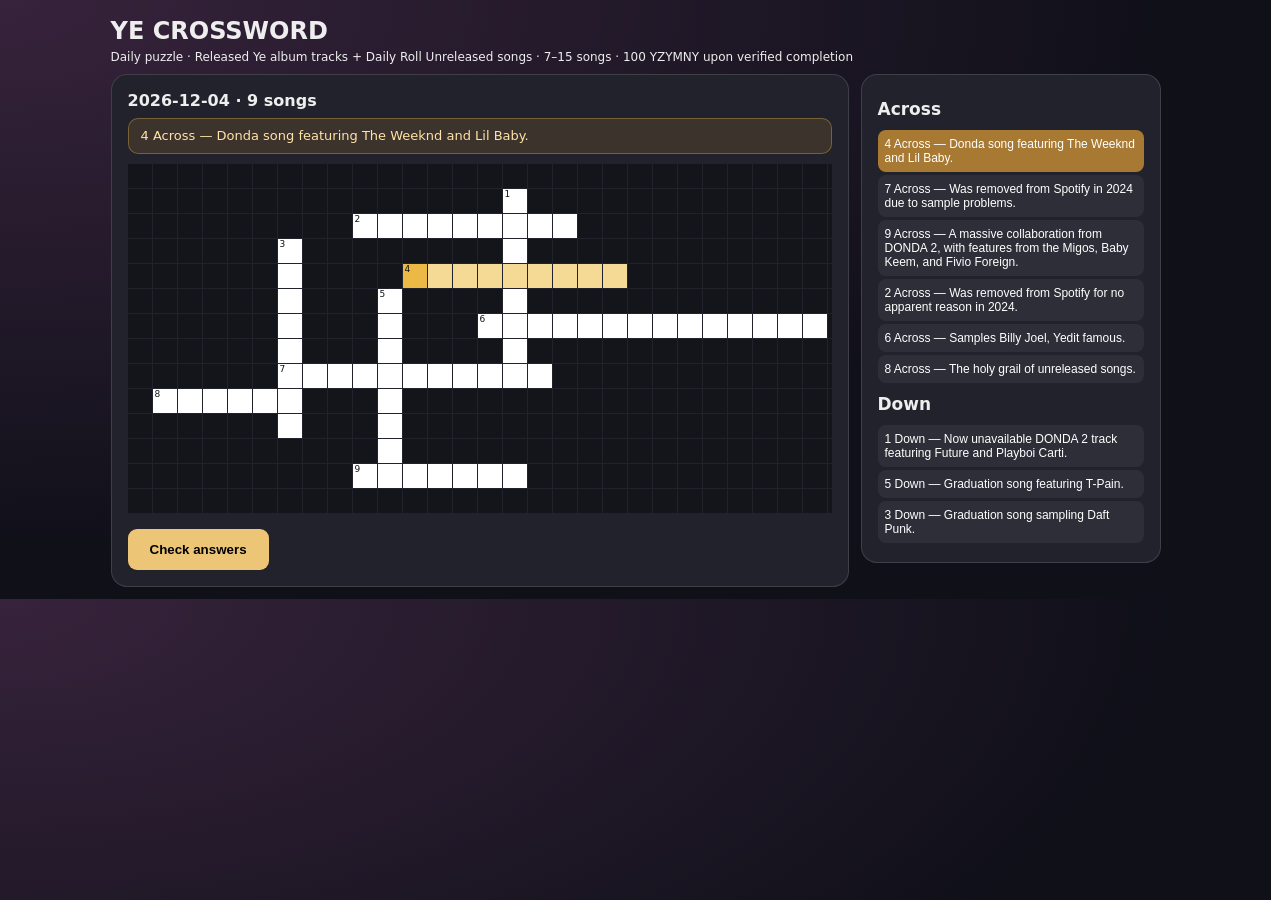
<file: ye-crossword.html>
<!doctype html><html lang="en"><meta charset="utf-8"><meta name="viewport" content="width=device-width,initial-scale=1"><title>Ye Crossword</title>
<style>body{background:radial-gradient(at top left,#37233c,#101019 65%);color:#eee;font:16px system-ui;margin:0}main{max-width:1050px;margin:auto;padding:12px}h1{font-size:27px;margin:5px 0}section{display:grid;grid-template-columns:minmax(0,1fr) 300px;gap:12px;align-items:start}.panel{background:#22222c;border:1px solid #ffffff22;border-radius:16px;padding:16px}#board{display:grid;gap:1px;margin:10px auto;width:max-content;max-width:100%;height:auto;max-height:none;aspect-ratio:auto;align-content:start;justify-content:start}.sq{position:relative;aspect-ratio:1;overflow:hidden;min-width:0;min-height:0;background:white;color:#111}.sq.empty{background:#14141b}.sq input{display:block;line-height:1;box-sizing:border-box;min-width:0!important;min-height:0!important;max-width:100%;max-height:100%;background:none;border:0;border-radius:0;width:100%;height:100%;padding:0;text-align:center;font-weight:800;font-size:clamp(11px,1.3vw,16px);outline:0;text-transform:uppercase}.sq.active{background:#f5da96}.sq.current{background:#edb946}.sq small{position:absolute;left:2px;top:0;font-size:8px;pointer-events:none}.clue{display:block;width:100%;text-align:left;background:#ffffff0e;border:0;color:white;border-radius:8px;padding:6px;margin:3px 0;cursor:pointer}.clue.active{background:#a77932}button#check{background:#edc577;border:0;padding:13px 22px;border-radius:9px;font-weight:800;cursor:pointer}#status{color:#f3cf87}@media(max-width:800px){section{grid-template-columns:1fr}#board{max-width:min(100%,420px)}}@media(max-width:700px){section{grid-template-columns:1fr}#board{max-width:100%}}.clue{font-size:12px;padding:7px;margin:3px 0}h2{font-size:17px;margin:8px 0}h1{margin:5px 0;font-size:24px}main>p{font-size:12px;margin:5px 0 10px}.sq small{font-size:8px}body{scrollbar-color:#555568 #14141b;scrollbar-width:thin}::-webkit-scrollbar{width:9px;height:9px}::-webkit-scrollbar-track{background:#14141b;border-radius:10px}::-webkit-scrollbar-thumb{background:#555568;border:2px solid #14141b;border-radius:12px}::-webkit-scrollbar-thumb:hover{background:#8b83a0}</style>
<style>#now{display:block;margin:8px 0 2px;padding:9px 12px;border-radius:10px;background:#a7793233;border:1px solid #edb94655;color:#ffe3a6;font-size:13px;min-height:1.2em}.panel{min-width:0}#board{overflow:auto;-webkit-overflow-scrolling:touch}.sq{transition:background .12s}.sq input{font-size:var(--fs,16px)!important;caret-color:transparent;cursor:pointer;color:#111;-webkit-text-fill-color:#111}.sq.bad{background:#f2a1a1!important}.sq small{font-size:9px}.clue{transition:background .12s}#across,#down{max-height:260px;overflow:auto;position:relative}.clue:focus-visible,#check:focus-visible{outline:2px solid #edb946}@media(max-width:800px){#across,#down{max-height:180px}}html{scrollbar-gutter:stable}</style><main><h1>YE CROSSWORD</h1><p>Daily puzzle · Released Ye album tracks + Daily Roll Unreleased songs · 7–15 songs · 100 YZYMNY upon verified completion</p><section><div class="panel"><strong id="meta"></strong><div id="now"></div><div id="board"></div><p id="status"></p><button id="check">Check answers</button> <button id="redeem" style="display:none;background:#d5a654;border:0;border-radius:9px;padding:13px 22px;font-weight:800;cursor:pointer">Redeem 100 YZYMNY</button></div><aside class="panel"><h2>Across</h2><div id="across"></div><h2>Down</h2><div id="down"></div></aside></section></main>
<script>
const tracks=[
["GOOD MORNING","Opening track on Graduation."],["HEARTLESS","Third track on 808s & Heartbreak."],["GOOD LIFE","Graduation song featuring T-Pain."],["BOUND 2","Closing track on Yeezus."],["RUNAWAY","My Beautiful Dark Twisted Fantasy track featuring Pusha T."],["STRONGER","Graduation song sampling Daft Punk."],["HURRICANE","Donda song featuring The Weeknd and Lil Baby."],["CARNIVAL","VULTURES 1 hit featuring Rich The Kid and Playboi Carti."],
["GOOD DONT DIE","Was removed from Spotify in 2024 due to sample problems."],["FIELD TRIP","Was removed from Spotify for no apparent reason in 2024."],["CAN U BE","The holy grail of unreleased songs."],["BITTERSWEET POETRY","Japanese exclusive song following Graduation."],["SEE ME NOW","Deluxe track for My Beautiful Dark Twisted Fantasy, unavailable on most streaming services."],["PABLO","Now unavailable DONDA 2 track featuring Future and Travis Scott."],["MR MIYAGI","Now unavailable DONDA 2 track featuring Future and Playboi Carti."],["WE DID IT","A massive collaboration from DONDA 2, with features from the Migos, Baby Keem, and Fivio Foreign."],
["SHOWTIME","A track from WAR that was later reused for BULLY."],["MR YE AND JESUS","A very controversial song from his unreleased album CUCK."],["SOUTH CAROLINA","An early version of a released song from Donda with a sample from his mother."],["HAPPY","A massive grail from the community that only has a 12 second snippet from a 2023 era."],["PUSSY COST MONEY","A highly anticipated song from the VULTURES era, rumored to be released soon by Ty Dolla $ign."],["ALL IN LOVE","A song stretching from WAR to VULTURES, played by Ty Dolla $ign on a Twitch stream."],["LIVING SO ITALIAN","The community holy grail, was recently leaked during a groupbuy."],["NEW BODY","A track that has been reworked for almost every album since Yandhi, unleaked versions feature Ice Spice."],["WE ARE YOUNG","The original version to fun.'s song from Watch The Throne."],["EVERYBODY","Most famous unreleased VULTURES track, as it is played by Ye at all of his shows."],["CASH TO BURN","A song coming from Yandhi, was reworked on Jesus Is King but never released."],["PAY PER VIEW","A famous unreleased track from VULTURES, features Project Pat."],["MITUS TOUCH","Features Rihanna, has heavy production from The Life Of Pablo, is unreleased."],["MELROSE","Famous track from VULTURES, was reworked for a potential BULLY release, but was removed from any tracklists after a tweet from Ye saying he was happy it wasnt on BULLY."],["AFTER YOU","Unreleased track from Yeezus 2, some versions feature Lauryn Hill and John Legend."],["YE ABOUT MINE","Unreleased VULTURES 2 track, has features from Rich The Kid and Takeoff."],["SEE ME AGAIN","His most famous unreleased song, dating back to Good Ass Job."],["MAMAS BOYFRIEND","Samples Billy Joel, Yedit famous."],["FLASHING LIGHTS 2","A version of an already released track from Graduation that is allegedly just the live production."]
];
const normalize=s=>s.toUpperCase().replace(/[^A-Z0-9]/g,"");
const day=new Intl.DateTimeFormat("en-CA",{timeZone:"America/New_York",year:"numeric",month:"2-digit",day:"2-digit"}).format(new Date());
let seed=2166136261;for(const c of day+"ye-crossword")seed=Math.imul(seed^c.charCodeAt(0),16777619)>>>0;
function random(){seed^=seed<<13;seed^=seed>>>17;seed^=seed<<5;return(seed>>>0)/4294967296}
// Daily rotation uses stable independent released/unreleased queues. Each queue
// advances by the day's quota, so adjacent dates draw different songs rather
// than reshuffling the same small pool from scratch.
const unreleasedTitles=new Set([
 'CAN U BE','SHOWTIME','MR YE AND JESUS','SOUTH CAROLINA','HAPPY',
 'PUSSY COST MONEY','ALL IN LOVE','LIVING SO ITALIAN','NEW BODY',
 'WE ARE YOUNG','EVERYBODY','CASH TO BURN','PAY PER VIEW',
 'MITUS TOUCH','MELROSE','AFTER YOU','YE ABOUT MINE',
 'SEE ME AGAIN','MAMAS BOYFRIEND','FLASHING LIGHTS 2'
]);
const released=tracks.filter(t=>!unreleasedTitles.has(t[0]));
const unreleased=tracks.filter(t=>unreleasedTitles.has(t[0]));
const dayIndex=Math.floor((Date.UTC(...day.split('-').map((v,i)=>i===1?Number(v)-1:Number(v)))-Date.UTC(2026,0,1))/86400000);
function stableShuffle(items,salt){
 let state=2166136261;
 for(const c of salt)state=Math.imul(state^c.charCodeAt(0),16777619)>>>0;
 function next(){state^=state<<13;state^=state>>>17;state^=state<<5;return(state>>>0)/4294967296}
 return items.map((t,i)=>({t,i,k:next()})).sort((a,b)=>a.k-b.k||a.i-b.i).map(x=>x.t);
}
const releasedQueue=stableShuffle(released,'ye-crossword-released-v2');
const unreleasedQueue=stableShuffle(unreleased,'ye-crossword-unreleased-v2');
const goal=9+Math.floor(random()*4),N=45,g=Array.from({length:N},()=>Array(N).fill("")),words=[];
// Six released and four unreleased are prioritized daily. Placement may
// occasionally need extra candidates for intersections.
const pickQueue=(queue,offset)=>Array.from({length:queue.length},(_,i)=>queue[((offset%queue.length)+queue.length+i)%queue.length]);
const releasedChoices=pickQueue(releasedQueue,dayIndex*8);
const unreleasedChoices=pickQueue(unreleasedQueue,dayIndex*2);
const pool=[];
for(let i=0;i<Math.max(releasedChoices.length,unreleasedChoices.length);i++){
 if(i<releasedChoices.length)pool.push(releasedChoices[i]);
 if(i<unreleasedChoices.length)pool.push(unreleasedChoices[i]);
}
function valid(w,x,y,d){const dx=d==="Across"?1:0,dy=1-dx;if(x<1||y<1||x+dx*(w.length-1)>=N-1||y+dy*(w.length-1)>=N-1)return -1;let hits=0;for(let i=0;i<w.length;i++){const xx=x+dx*i,yy=y+dy*i,v=g[yy][xx];if(v&&v!==w[i])return -1;if(v)hits++;else if((d==="Across"&&(g[yy-1][xx]||g[yy+1][xx]))||(d==="Down"&&(g[yy][xx-1]||g[yy][xx+1])))return -1}if(g[y-dy][x-dx]||g[y+dy*w.length][x+dx*w.length])return -1;return hits}
function add(t,x,y,d){const w=normalize(t[0]);for(let i=0;i<w.length;i++)g[y+(d==="Down"?i:0)][x+(d==="Across"?i:0)]=w[i];words.push({t,w,x,y,d})}
// Prefer the intended 60/40 mix when choosing intersections. We use a
// larger reserve of unique tracks if a chosen word cannot fit on the grid.
const desiredUnreleased=Math.min(3,Math.max(2,Math.round(goal*.22)));
const desiredReleased=goal-desiredUnreleased;
let usedReleased=0,usedUnreleased=0;
function placeCandidate(t){
 const w=normalize(t[0]),choices=[];
 for(let i=0;i<w.length;i++)for(const p of words)for(let j=0;j<p.w.length;j++){
  if(w[i]!==p.w[j])continue;
  const d=p.d==="Across"?"Down":"Across";
  const x=p.x+(p.d==="Across"?j:0)-(d==="Across"?i:0);
  const y=p.y+(p.d==="Down"?j:0)-(d==="Down"?i:0);
  const score=valid(w,x,y,d);
  if(score>0)choices.push({x,y,d,score:score+random()/2});
 }
 choices.sort((a,b)=>b.score-a.score);
 if(!choices.length)return false;
 add(t,choices[0].x,choices[0].y,choices[0].d);
 return true;
}
const first=releasedChoices[0];
add(first,Math.floor((N-normalize(first[0]).length)/2),22,"Across");
usedReleased++;
// Fill the released quota first, then unreleased; never exceed the 30%
// unreleased ceiling just to fill a crossword with easy intersections.
for(const t of releasedChoices.slice(1)){
 if(usedReleased>=desiredReleased)break;
 if(placeCandidate(t))usedReleased++;
}
for(const t of unreleasedChoices){
 if(usedUnreleased>=desiredUnreleased)break;
 if(placeCandidate(t))usedUnreleased++;
}
// If an unreleased candidate cannot fit, substitute another released song.
// This keeps the released share at or above 70% instead of falling back to
// mostly unreleased words.
if(words.length<goal){
 for(const t of releasedChoices.slice(1)){
  if(words.length>=goal)break;
  if(words.some(p=>p.t[0]===t[0]))continue;
  if(placeCandidate(t))usedReleased++;
 }
}
const minX=Math.min(...words.map(p=>p.x))-1,maxX=Math.max(...words.map(p=>p.x+(p.d==="Across"?p.w.length-1:0)))+1,minY=Math.min(...words.map(p=>p.y))-1,maxY=Math.max(...words.map(p=>p.y+(p.d==="Down"?p.w.length-1:0)))+1;
const board=document.getElementById("board");const cols=maxX-minX+1,rows=maxY-minY+1;
function layout(){const avail=Math.max(200,(board.parentElement.clientWidth||360)-34);const cs=Math.max(22,Math.min(36,Math.floor(avail/cols)));board.style.gridTemplateColumns=`repeat(${cols},${cs}px)`;board.style.gridTemplateRows=`repeat(${rows},${cs}px)`;board.style.setProperty("--fs",Math.round(cs*.56)+"px")}
const starts=[...new Set(words.map(p=>p.y+","+p.x))].sort((a,b)=>{const [ay,ax]=a.split(",").map(Number),[by,bx]=b.split(",").map(Number);return ay-by||ax-bx});words.forEach(p=>p.n=starts.indexOf(p.y+","+p.x)+1);
const id=(x,y)=>x+","+y;let saved={};try{saved=JSON.parse(localStorage.getItem("ye-crossword-"+day)||"{}")}catch{}
const store=()=>{try{localStorage.setItem("ye-crossword-"+day,JSON.stringify(saved))}catch{}};
const cells=new Map();let selected=words[0],dir=selected.d,cur=null,wasCur=false,auto=false;
const nowEl=document.getElementById("now");
function contains(p,x,y){return p.d==="Across"?y===p.y&&x>=p.x&&x<p.x+p.w.length:x===p.x&&y>=p.y&&y<p.y+p.w.length}
const inp=(x,y)=>cells.get(id(x,y))?.querySelector("input");
const wordCells=p=>Array.from({length:p.w.length},(_,i)=>[p.x+(p.d==="Across"?i:0),p.y+(p.d==="Down"?i:0)]);
let hl=[];
function select(p){selected=p;dir=p.d;for(const el of hl)el.classList.remove("active","current");hl=[];wordCells(p).forEach(([x,y],i)=>{const el=cells.get(id(x,y));el.classList.add("active");if(i===0)el.classList.add("current");hl.push(el)});
 document.querySelectorAll(".clue").forEach(b=>{const on=Number(b.dataset.index)===words.indexOf(p);b.classList.toggle("active",on);if(on&&b.scrollIntoView&&!b.matches(":hover"))b.parentElement.scrollTop=Math.max(0,b.offsetTop-b.parentElement.offsetTop-40)});
 nowEl.textContent=p.n+" "+p.d+" — "+p.t[1]}
function selectAt(x,y,toggle){const ws=words.filter(p=>contains(p,x,y));if(!ws.length)return;let p=ws.find(w=>w.d===dir)||ws[0];if(toggle&&ws.length===2)p=ws.find(w=>w!==selected)||p;cur=id(x,y);select(p)}
function go(x,y){const el=inp(x,y);if(el){auto=true;el.focus();auto=false;try{el.select()}catch{}}}
function step(x,y,dx,dy){let nx=x+dx,ny=y+dy;while(nx>=minX&&nx<=maxX&&ny>=minY&&ny<=maxY){if(g[ny][nx])return[nx,ny];nx+=dx;ny+=dy}return null}
function put(x,y,ch){const el=inp(x,y);el.value=ch;saved[id(x,y)]=ch;store();el.parentElement.classList.remove("bad")}
function advance(x,y){const ws=wordCells(selected);const i=ws.findIndex(c=>c[0]===x&&c[1]===y);if(i>=0&&i+1<ws.length){go(...ws[i+1])}}
function retreat(x,y){const ws=wordCells(selected);const i=ws.findIndex(c=>c[0]===x&&c[1]===y);if(i>0)go(...ws[i-1])}
function jumpClue(delta){const i=(words.indexOf(selected)+delta+words.length)%words.length;const p=words[i];select(p);go(p.x,p.y);cur=id(p.x,p.y)}
for(let y=minY;y<=maxY;y++)for(let x=minX;x<=maxX;x++){const el=document.createElement("div");el.className="sq"+(g[y][x]?"":" empty");if(g[y][x]){const start=starts.indexOf(y+","+x);if(start>=0){const label=document.createElement("small");label.textContent=start+1;el.append(label)}
 const input=document.createElement("input");input.maxLength=1;input.autocomplete="off";input.autocapitalize="characters";input.spellcheck=false;input.setAttribute("enterkeyhint","next");input.value=saved[id(x,y)]||"";input.setAttribute("aria-label","Row "+(y-minY+1)+" column "+(x-minX+1));
 input.onmousedown=()=>{wasCur=cur===id(x,y)&&document.activeElement===input};
 input.onfocus=()=>{if(auto){cur=id(x,y);return}selectAt(x,y,false);try{input.select()}catch{}};
 input.onclick=()=>{if(wasCur)selectAt(x,y,true);wasCur=false;try{input.select()}catch{}};
 input.onkeydown=e=>{if(e.ctrlKey||e.metaKey||e.altKey)return;const k=e.key;
  if(k.length===1&&/[a-z0-9]/i.test(k)){e.preventDefault();if(complete)return;put(x,y,k.toUpperCase());advance(x,y);return}
  if(k==="Backspace"||k==="Delete"){e.preventDefault();if(complete)return;if(input.value){put(x,y,"");input.parentElement.classList.remove("bad");saved[id(x,y)]="";store()}else if(k==="Backspace"){retreat(x,y);const c=document.activeElement;if(c&&c.tagName==="INPUT"){c.value="";}const p=wordCells(selected);const i=p.findIndex(q=>q[0]===x&&q[1]===y);if(i>0){const[px,py]=p[i-1];saved[id(px,py)]="";store()}}return}
  if(k===" "){e.preventDefault();selectAt(x,y,true);return}
  if(k==="Tab"||k==="Enter"){e.preventDefault();jumpClue(e.shiftKey?-1:1);return}
  const D={ArrowLeft:[-1,0],ArrowRight:[1,0],ArrowUp:[0,-1],ArrowDown:[0,1]}[k];
  if(D){e.preventDefault();const axis=D[0]?"Across":"Down";if(axis!==dir){const ws=words.filter(p=>contains(p,x,y));const q=ws.find(w=>w.d===axis);if(q){select(q);return}}const n=step(x,y,D[0],D[1]);if(n){go(...n);const ws=words.filter(p=>contains(p,n[0],n[1]));if(!contains(selected,n[0],n[1])){select(ws.find(w=>w.d===dir)||ws[0])}}}};
 input.oninput=()=>{const v=normalize(input.value).slice(-1);input.value=v;saved[id(x,y)]=v;store();input.parentElement.classList.remove("bad");if(v)advance(x,y)};
 el.append(input)}cells.set(id(x,y),el);board.append(el)}
layout();
words.forEach((p,i)=>{const b=document.createElement("button");b.className="clue";b.dataset.index=i;b.textContent=p.n+" "+p.d+" — "+p.t[1];b.onclick=()=>{select(p);go(p.x,p.y);cur=id(p.x,p.y)};document.getElementById(p.d.toLowerCase()).append(b)});
document.getElementById("meta").textContent=day+" · "+words.length+" songs";select(selected);
const check=document.getElementById("check"),redeem=document.getElementById("redeem"),status=document.getElementById("status");
const ls=k=>{try{return localStorage.getItem(k)}catch{return null}};let complete=ls("ye-crossword-complete-"+day)==="true",claimed=ls("ye-crossword-redeemed-"+day)==="true";
function lockPuzzle(){for(const el of cells.values()){const inp=el.querySelector("input");if(inp)inp.readOnly=true}check.disabled=true;check.style.opacity=".5"}
function updateRewardUI(){redeem.style.display=complete?"inline-block":"none";if(complete)lockPuzzle();if(claimed){redeem.textContent="Already Redeemed!";status.textContent="🎉 Today's 100 YZYMNY reward has already been redeemed."}}
check.onclick=()=>{if(complete)return;const wrong=words.filter(p=>[...p.w].some((letter,i)=>saved[id(p.x+(p.d==="Across"?i:0),p.y+(p.d==="Down"?i:0))]!==letter));for(const [k,el] of cells){const i=el.querySelector("input");el.classList.remove("bad");if(!i||!i.value)continue;const [cx,cy]=k.split(",").map(Number);if(g[cy][cx]!==i.value)el.classList.add("bad")}if(wrong.length){status.textContent=wrong.length+" answers are incomplete or incorrect. Wrong letters are marked red.";return}complete=true;try{localStorage.setItem("ye-crossword-complete-"+day,"true")}catch{};status.textContent="🎉 Crossword complete! Redeem your 100 YZYMNY.";updateRewardUI()};
redeem.onclick=async()=>{if(claimed){status.textContent="Already Redeemed!";return}let client=window.parent?.supa;try{client=client||window.parent.eval("supa")}catch(e){}if(!client){status.textContent="Sign in to redeem your reward.";return}redeem.disabled=true;const {data,error}=await client.functions.invoke("claim-ye-crossword",{body:{day,answers:words.map(p=>[...p.w].map((_,i)=>saved[id(p.x+(p.d==="Across"?i:0),p.y+(p.d==="Down"?i:0))]||"").join(""))}});redeem.disabled=false;if(error||data?.error){const msg=data?.error||error?.message||"Reward claim failed";status.textContent=msg;if(msg.includes("Already Redeemed")){claimed=true;try{localStorage.setItem("ye-crossword-redeemed-"+day,"true")}catch{};updateRewardUI()}return}claimed=true;try{localStorage.setItem("ye-crossword-redeemed-"+day,"true")}catch{};updateRewardUI();status.textContent="🎉 +100 YZYMNY credited!";try{window.parent.eval("loadProfile()")}catch(e){}window.parent.postMessage({type:"ye-crossword-reward",balance:data.balance},"*")};
updateRewardUI();
(function(){let last=0;function post(){const h=Math.ceil(document.querySelector("main").getBoundingClientRect().height+24);if(Math.abs(h-last)<2)return;last=h;try{parent.postMessage({type:"ye-crossword-height",h},"*")}catch{}}
if(window.ResizeObserver){new ResizeObserver(()=>{layout();post()}).observe(document.querySelector("main"))}addEventListener("resize",()=>{layout();post()});post()})();
</script></html>
</file>
